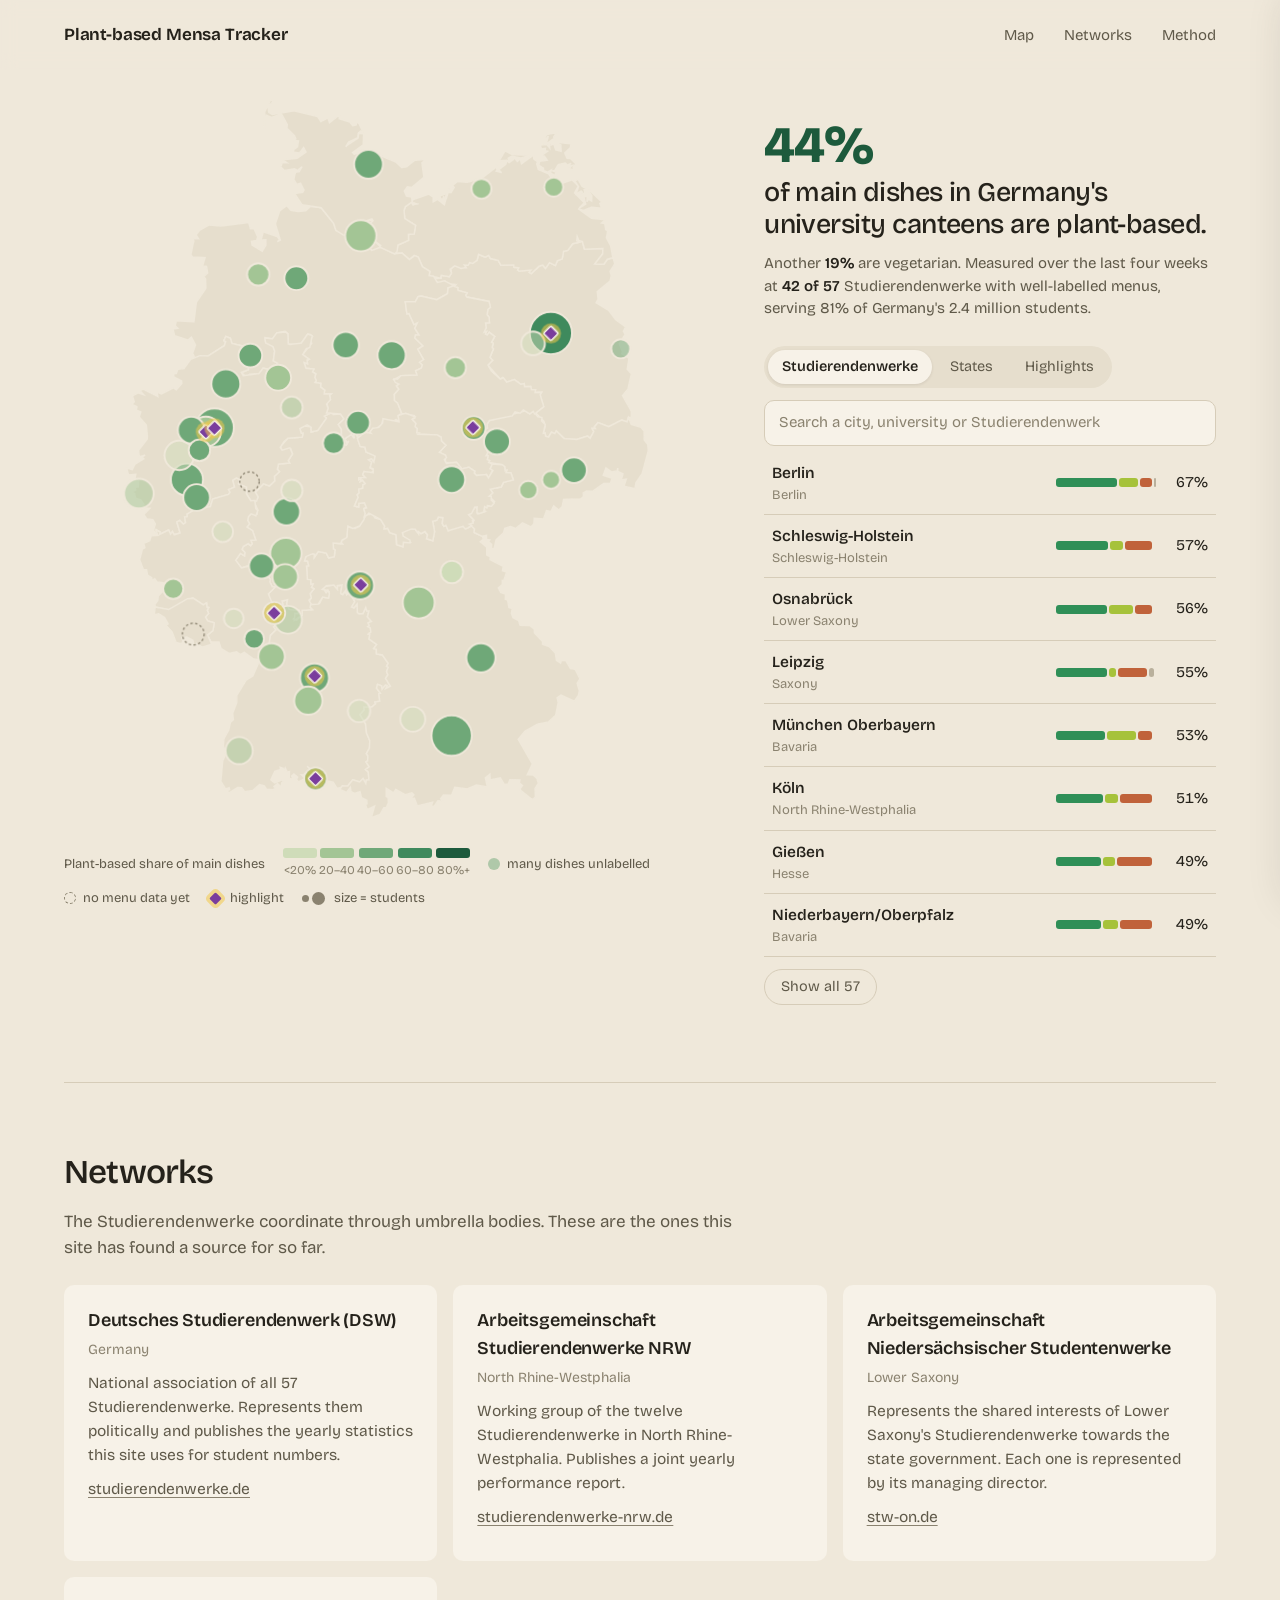
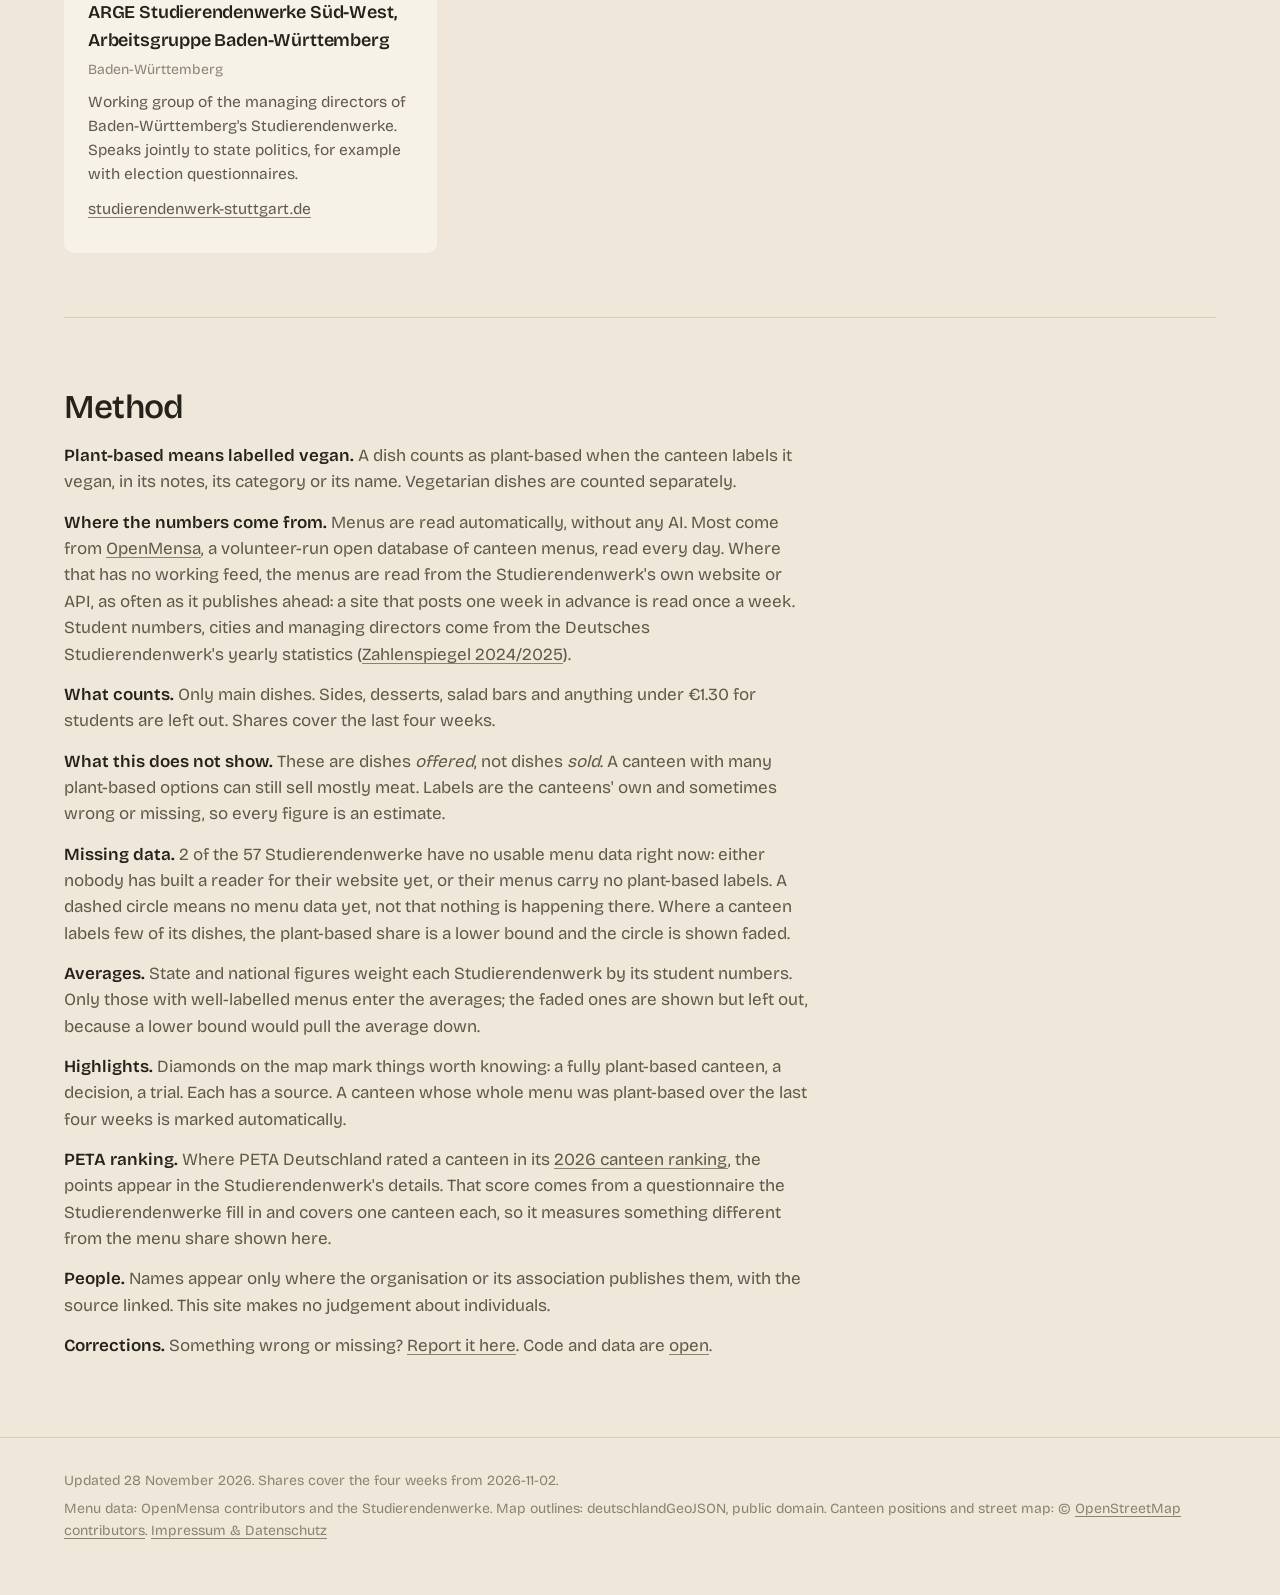
<file: docs/index.html>
<!doctype html>
<html lang="en">
<head>
<meta charset="utf-8">
<meta name="viewport" content="width=device-width, initial-scale=1">
<title>Plant-based Mensa Tracker</title>
<meta name="description" content="How plant-based are Germany's university canteens? A self-updating map of all 57 Studierendenwerke, built on open menu data.">
<link rel="preload" href="fonts/bricolage-grotesque-latin-wght-normal.woff2" as="font" type="font/woff2" crossorigin>
<link rel="icon" href="data:image/svg+xml,%3Csvg xmlns='http://www.w3.org/2000/svg' viewBox='0 0 32 32'%3E%3Crect width='32' height='32' rx='8' fill='%23efe8da'/%3E%3Ccircle cx='16' cy='16' r='9' fill='%232f8f57'/%3E%3C/svg%3E">
<link rel="stylesheet" href="style.css">
</head>
<body>
<header class="top">
  <a class="brand" href="#top">Plant-based Mensa Tracker</a>
  <nav aria-label="Sections">
    <a href="#top">Map</a>
    <a href="#networks">Networks</a>
    <a href="#method">Method</a>
  </nav>
</header>

<main id="top">
  <section class="hero">
    <div class="hero-map">
      <div id="map" class="map" aria-label="Map of Germany's 57 Studierendenwerke"></div>
      <div class="legend" aria-hidden="true">
        <span class="legend-title">Plant-based share of main dishes</span>
        <span class="swatches" id="swatches"></span>
        <span class="key"><i class="dot dot-partial"></i>many dishes unlabelled</span>
        <span class="key"><i class="dot dot-none"></i>no menu data yet</span>
        <span class="key"><i class="mark"></i>highlight</span>
        <span class="key"><i class="dot dot-size"></i>size = students</span>
      </div>
    </div>

    <aside class="panel" aria-label="Explore">
      <h1><span id="hero-num" class="num">–</span> of main dishes in Germany's university canteens are plant-based.</h1>
      <p id="hero-sub" class="lede"></p>

      <div class="tabs" role="tablist" aria-label="What to list">
        <button role="tab" data-tab="sw" aria-selected="true">Studierendenwerke</button>
        <button role="tab" data-tab="states" aria-selected="false">States</button>
        <button role="tab" data-tab="highlights" aria-selected="false">Highlights</button>
      </div>
      <label class="search">
        <span class="visually-hidden">Search</span>
        <input id="q" type="search" placeholder="Search a city, university or Studierendenwerk" autocomplete="off">
      </label>
      <ul id="list" class="list" tabindex="-1"></ul>
      <button id="more" class="more" type="button" hidden></button>
    </aside>
  </section>

  <section id="networks" class="block">
    <h2>Networks</h2>
    <p class="intro">The Studierendenwerke coordinate through umbrella bodies. These are the ones this site has found a source for so far.</p>
    <ul id="umbrella" class="cards"></ul>
  </section>

  <section id="method" class="block prose">
    <h2>Method</h2>
    <p><strong>Plant-based means labelled vegan.</strong> A dish counts as plant-based when the canteen labels it vegan, in its notes, its category or its name. Vegetarian dishes are counted separately.</p>
    <p><strong>Where the numbers come from.</strong> Menus are read automatically, without any AI. Most come from <a href="https://openmensa.org">OpenMensa</a>, a volunteer-run open database of canteen menus, read every day. Where that has no working feed, the menus are read from the Studierendenwerk's own website or API, as often as it publishes ahead: a site that posts one week in advance is read once a week. Student numbers, cities and managing directors come from the Deutsches Studierendenwerk's yearly statistics (<a href="https://www.studierendenwerke.de/fileadmin/user_upload/251124_DSW_Zsp2425_final.pdf">Zahlenspiegel 2024/2025</a>).</p>
    <p><strong>What counts.</strong> Only main dishes. Sides, desserts, salad bars and anything under €1.30 for students are left out. Shares cover the last four weeks.</p>
    <p><strong>What this does not show.</strong> These are dishes <em>offered</em>, not dishes <em>sold</em>. A canteen with many plant-based options can still sell mostly meat. Labels are the canteens' own and sometimes wrong or missing, so every figure is an estimate.</p>
    <p><strong>Missing data.</strong> <span id="method-missing"></span> A dashed circle means no menu data yet, not that nothing is happening there. Where a canteen labels few of its dishes, the plant-based share is a lower bound and the circle is shown faded.</p>
    <p><strong>Averages.</strong> State and national figures weight each Studierendenwerk by its student numbers. Only those with well-labelled menus enter the averages; the faded ones are shown but left out, because a lower bound would pull the average down.</p>
    <p><strong>Highlights.</strong> Diamonds on the map mark things worth knowing: a fully plant-based canteen, a decision, a trial. Each has a source. A canteen whose whole menu was plant-based over the last four weeks is marked automatically.</p>
    <p><strong>PETA ranking.</strong> Where PETA Deutschland rated a canteen in its <a href="https://www.peta.de/veganleben/vegane-mensa/">2026 canteen ranking</a>, the points appear in the Studierendenwerk's details. That score comes from a questionnaire the Studierendenwerke fill in and covers one canteen each, so it measures something different from the menu share shown here.</p>
    <p><strong>People.</strong> Names appear only where the organisation or its association publishes them, with the source linked. This site makes no judgement about individuals.</p>
    <p><strong>Corrections.</strong> Something wrong or missing? <a href="https://github.com/fburgerdev/website-stuwerke/issues/new">Report it here</a>. Code and data are <a href="https://github.com/fburgerdev/website-stuwerke">open</a>.</p>
  </section>
</main>

<footer class="foot">
  <p id="updated"></p>
  <p>Menu data: OpenMensa contributors and the Studierendenwerke. Map outlines: deutschlandGeoJSON, public domain. Canteen positions and street map: © <a href="https://www.openstreetmap.org/copyright">OpenStreetMap contributors</a>. <a href="imprint.html">Impressum &amp; Datenschutz</a></p>
</footer>

<div id="tip" class="tip" role="status" hidden></div>
<div id="scrim" class="scrim" hidden></div>
<aside id="drawer" class="drawer" aria-hidden="true" aria-label="Details" tabindex="-1"></aside>

<script src="app.js" defer></script>
</body>
</html>
</file>
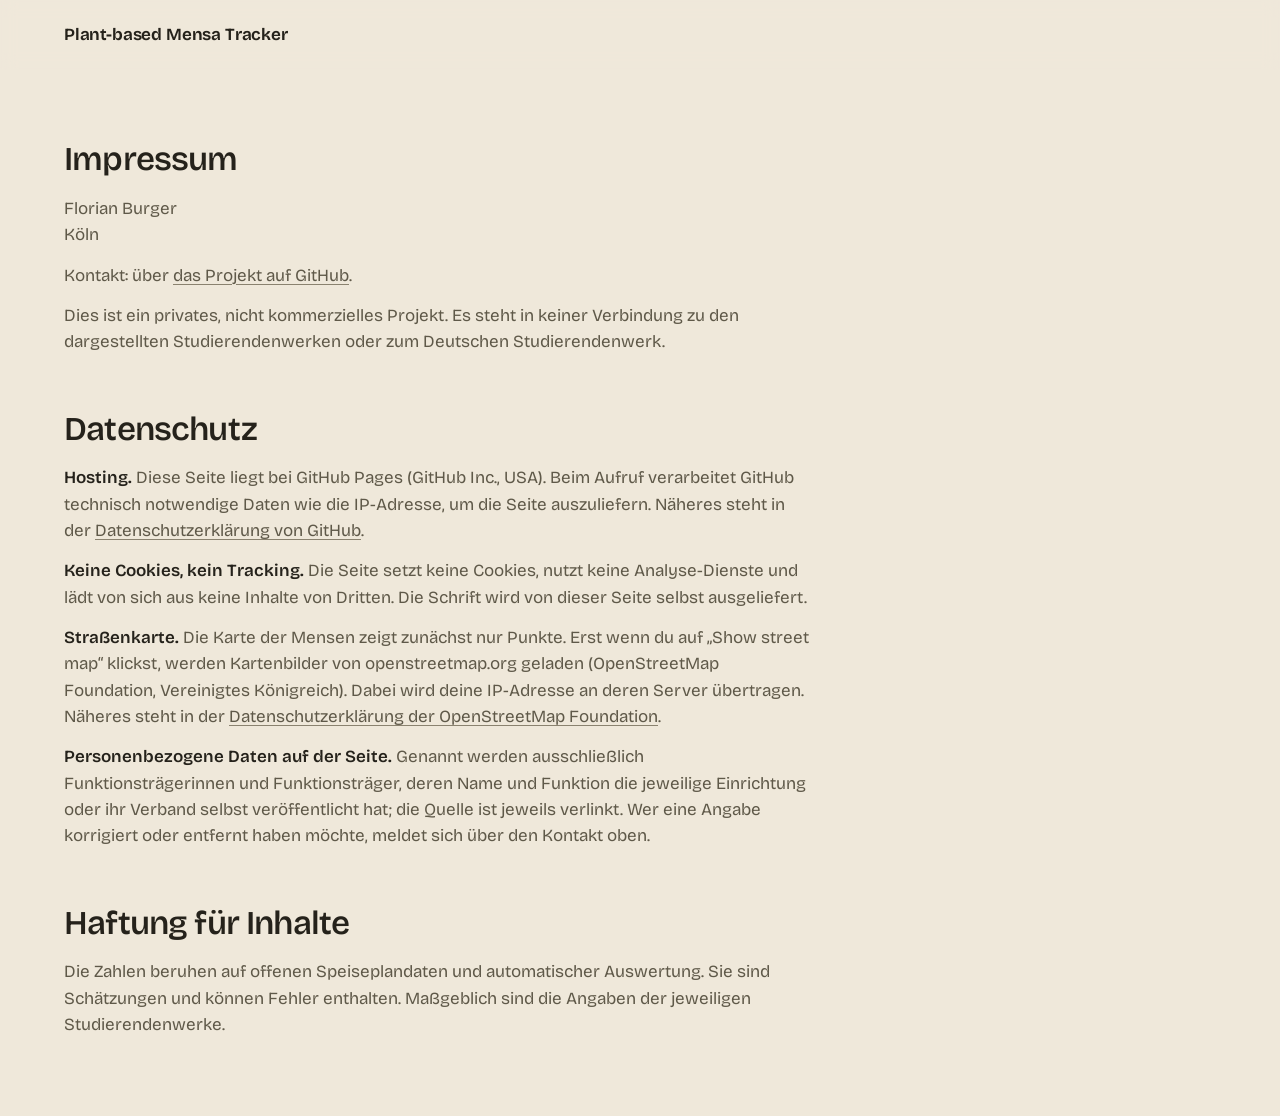
<file: docs/imprint.html>
<!doctype html>
<html lang="de">
<head>
<meta charset="utf-8">
<meta name="viewport" content="width=device-width, initial-scale=1">
<title>Impressum &amp; Datenschutz – Plant-based Mensa Tracker</title>
<meta name="robots" content="noindex">
<link rel="stylesheet" href="style.css">
</head>
<body>
<header class="top"><a class="brand" href="./">Plant-based Mensa Tracker</a></header>
<main>
  <section class="block prose" style="border-top:0">
    <h2>Impressum</h2>
    <p>Florian Burger<br>Köln</p>
    <p>Kontakt: über <a href="https://github.com/fburgerdev/website-stuwerke/issues/new">das Projekt auf GitHub</a>.</p>
    <p>Dies ist ein privates, nicht kommerzielles Projekt. Es steht in keiner Verbindung zu den dargestellten Studierendenwerken oder zum Deutschen Studierendenwerk.</p>

    <h2 style="margin-top:48px">Datenschutz</h2>
    <p><strong>Hosting.</strong> Diese Seite liegt bei GitHub Pages (GitHub Inc., USA). Beim Aufruf verarbeitet GitHub technisch notwendige Daten wie die IP-Adresse, um die Seite auszuliefern. Näheres steht in der <a href="https://docs.github.com/de/site-policy/privacy-policies/github-general-privacy-statement">Datenschutzerklärung von GitHub</a>.</p>
    <p><strong>Keine Cookies, kein Tracking.</strong> Die Seite setzt keine Cookies, nutzt keine Analyse-Dienste und lädt von sich aus keine Inhalte von Dritten. Die Schrift wird von dieser Seite selbst ausgeliefert.</p>
    <p><strong>Straßenkarte.</strong> Die Karte der Mensen zeigt zunächst nur Punkte. Erst wenn du auf „Show street map“ klickst, werden Kartenbilder von openstreetmap.org geladen (OpenStreetMap Foundation, Vereinigtes Königreich). Dabei wird deine IP-Adresse an deren Server übertragen. Näheres steht in der <a href="https://osmfoundation.org/wiki/Privacy_Policy">Datenschutzerklärung der OpenStreetMap Foundation</a>.</p>
    <p><strong>Personenbezogene Daten auf der Seite.</strong> Genannt werden ausschließlich Funktionsträgerinnen und Funktionsträger, deren Name und Funktion die jeweilige Einrichtung oder ihr Verband selbst veröffentlicht hat; die Quelle ist jeweils verlinkt. Wer eine Angabe korrigiert oder entfernt haben möchte, meldet sich über den Kontakt oben.</p>

    <h2 style="margin-top:48px">Haftung für Inhalte</h2>
    <p>Die Zahlen beruhen auf offenen Speiseplandaten und automatischer Auswertung. Sie sind Schätzungen und können Fehler enthalten. Maßgeblich sind die Angaben der jeweiligen Studierendenwerke.</p>
  </section>
</main>
</body>
</html>
</file>
<file: docs/style.css>
@font-face {
  font-family: "Bricolage";
  src: url("fonts/bricolage-grotesque-latin-wght-normal.woff2") format("woff2");
  font-weight: 200 800; font-display: swap;
  unicode-range: U+0000-00FF, U+0131, U+0152-0153, U+02BB-02BC, U+02C6, U+02DA, U+02DC, U+2000-206F, U+20AC, U+2122, U+2191, U+2193, U+2212, U+2215;
}
@font-face {
  font-family: "Bricolage";
  src: url("fonts/bricolage-grotesque-latin-ext-wght-normal.woff2") format("woff2");
  font-weight: 200 800; font-display: swap;
  unicode-range: U+0100-02AF, U+1E00-1EFF, U+2020, U+20A0-20AB, U+20AD-20CF;
}

:root {
  --bg: #efe8da;
  --paper: #f7f2e8;
  --land: #e6decd;
  --line: #d6ccb8;
  --ink: #25221b;
  --soft: #5f5949;
  --mute: #8a826f;
  --g1: #cfdcb9; --g2: #a3c595; --g3: #6fa878; --g4: #3f8a5d; --g5: #1d5a3c;
  --vegan: #2f8f57; --veggie: #a6c23a; --meat: #c0623a; --unl: #b9b09c;
  --up: #1d5a3c; --down: #9a4a2a;
  --hl: #7a3e9d; --glow: #f2c84b;
  --r: 10px;
}
* { box-sizing: border-box; }
html { scroll-behavior: smooth; }
body {
  margin: 0; background: var(--bg); color: var(--ink);
  font: 400 17px/1.55 "Bricolage", ui-sans-serif, system-ui, sans-serif;
  -webkit-font-smoothing: antialiased;
}
a { color: inherit; text-decoration-color: var(--mute); text-underline-offset: 3px; }
a:hover { text-decoration-color: var(--ink); }
:focus-visible { outline: 2px solid var(--ink); outline-offset: 3px; border-radius: 4px; }

.top {
  display: flex; justify-content: space-between; align-items: baseline; gap: 24px;
  padding: 22px clamp(20px, 5vw, 64px); position: sticky; top: 0; z-index: 5;
  background: color-mix(in srgb, var(--bg) 88%, transparent); backdrop-filter: blur(8px);
}
.brand { font-weight: 650; text-decoration: none; letter-spacing: -0.01em; }
.top nav { display: flex; gap: clamp(14px, 2.4vw, 30px); font-size: 15px; }
.top nav a { text-decoration: none; color: var(--soft); }
.top nav a:hover { color: var(--ink); }

main { padding: 0 clamp(20px, 5vw, 64px); max-width: 1320px; margin: 0 auto; }

.hero { display: grid; grid-template-columns: minmax(0, 1fr) minmax(0, 1.05fr); gap: clamp(24px, 5vw, 72px); align-items: start; padding: clamp(24px, 5vw, 56px) 0 clamp(48px, 7vw, 96px); }
h1 { font-size: clamp(34px, 4.6vw, 62px); line-height: 1.04; letter-spacing: -0.035em; font-weight: 500; margin: 0 0 28px; max-width: 13em; }
h1 .num { font-weight: 750; font-variant-numeric: tabular-nums; color: var(--g5); }
.lede { font-size: 18px; color: var(--soft); max-width: 34em; margin: 0 0 40px; }
.lede b { color: var(--ink); font-weight: 600; }
.trend { margin: 0; max-width: 520px; }
.trend figcaption { font-size: 14px; color: var(--mute); margin-bottom: 6px; }

.map svg { width: 100%; height: auto; display: block; overflow: visible; }
.state { fill: var(--land); stroke: var(--bg); stroke-width: 1.5; transition: fill .25s; }
.state.on { fill: #dcd2bd; }
.sw { cursor: pointer; }
.sw circle { stroke: var(--bg); stroke-width: 2; transition: r .2s, stroke .2s; transform-box: fill-box; transform-origin: center; }
.sw.none circle { fill: transparent; stroke: var(--mute); stroke-width: 1.3; stroke-dasharray: 2.5 2.5; }
.sw.partial circle { fill-opacity: .5; }
.sw:hover circle, .sw:focus-visible circle, .sw.on circle { stroke: var(--ink); stroke-width: 2; stroke-dasharray: none; }
.sw:focus-visible { outline: none; }
.map.intro .sw circle { animation: pop .6s cubic-bezier(.2, 1.4, .4, 1) both; animation-delay: calc(var(--i) * 18ms + 150ms); }
@keyframes pop { from { transform: scale(0); opacity: 0; } to { transform: scale(1); opacity: 1; } }

.legend { font-size: 13.5px; color: var(--soft); margin-top: 10px; display: grid; gap: 8px; }
.legend-row { display: flex; flex-wrap: wrap; gap: 8px 20px; align-items: center; }
.swatches { display: inline-flex; gap: 2px; align-items: center; }
.swatches span { display: inline-flex; flex-direction: column; align-items: center; gap: 3px; font-size: 12px; color: var(--mute); }
.swatches i { display: block; width: 44px; height: 10px; border-radius: 3px; }
.key { display: inline-flex; align-items: center; gap: 7px; }
.dot { width: 12px; height: 12px; border-radius: 50%; display: inline-block; background: var(--g3); }
.dot-partial { opacity: .5; }
.dot-none { background: transparent; border: 1.3px dashed var(--mute); }
.dot-size { width: 7px; height: 7px; background: var(--mute); box-shadow: 13px 0 0 3px var(--mute); margin-right: 18px; }

.block { padding: clamp(36px, 5vw, 64px) 0; border-top: 1px solid var(--line); }
.block-head { display: flex; flex-wrap: wrap; justify-content: space-between; align-items: baseline; gap: 12px 24px; margin-bottom: 18px; }
h2 { font-size: clamp(24px, 2.6vw, 34px); letter-spacing: -0.025em; font-weight: 560; margin: 0 0 10px; }
.block-head h2 { margin: 0; }
.intro { color: var(--soft); max-width: 40em; margin: 0 0 24px; }
.sort { display: flex; flex-wrap: wrap; gap: 6px; align-items: center; font-size: 14.5px; color: var(--mute); }
.sort span { margin-right: 4px; }
.sort button { font: inherit; color: var(--soft); background: transparent; border: 1px solid var(--line); border-radius: 99px; padding: 5px 13px; cursor: pointer; transition: background .15s, color .15s; }
.sort button:hover { color: var(--ink); border-color: var(--mute); }
.sort button[aria-pressed="true"] { background: var(--ink); color: var(--bg); border-color: var(--ink); }

.table-wrap { overflow-x: auto; }
table.data { width: 100%; border-collapse: collapse; font-size: 15.5px; font-variant-numeric: tabular-nums; }
.data th { text-align: left; font-weight: 500; color: var(--mute); font-size: 13.5px; padding: 8px 12px 8px 0; border-bottom: 1px solid var(--line); white-space: nowrap; }
.data td { padding: 11px 12px 11px 0; border-bottom: 1px solid var(--line); vertical-align: middle; }
.data .r { text-align: right; }
.data tbody tr { transition: background .15s; }
.data tbody tr.click { cursor: pointer; }
.data tbody tr.click:hover, .data tbody tr.on { background: var(--paper); }
.data td.name { font-weight: 560; min-width: 11em; }
.data td.name small { display: block; font-weight: 400; color: var(--mute); font-size: 13.5px; }
.data td.barcell { width: 34%; min-width: 180px; }
.nodata { color: var(--mute); font-size: 14px; }
.chg { white-space: nowrap; font-weight: 560; }
.chg.up { color: var(--up); } .chg.down { color: var(--down); } .chg.flat { color: var(--mute); font-weight: 400; }

.bar { display: flex; gap: 2px; height: 12px; width: 100%; }
.bar i { display: block; height: 100%; border-radius: 3px; min-width: 2px; transition: flex-basis .7s cubic-bezier(.2, .8, .2, 1); }
.bar .v { background: var(--vegan); } .bar .g { background: var(--veggie); } .bar .m { background: var(--meat); } .bar .u { background: var(--unl); }
.bar.big { height: 22px; }
.barkey { display: flex; flex-wrap: wrap; gap: 6px 18px; font-size: 14px; color: var(--soft); margin-top: 10px; }
.barkey span { display: inline-flex; align-items: center; gap: 6px; }
.barkey i { width: 10px; height: 10px; border-radius: 3px; display: inline-block; }
.barkey b { color: var(--ink); font-weight: 600; }

.cards { list-style: none; padding: 0; margin: 0; display: grid; grid-template-columns: repeat(auto-fit, minmax(300px, 1fr)); gap: 16px; }
.cards li { background: var(--paper); border-radius: var(--r); padding: 22px 24px; }
.cards h3 { margin: 0 0 4px; font-size: 18px; font-weight: 600; letter-spacing: -0.01em; }
.cards .scope { color: var(--mute); font-size: 14px; margin: 0 0 10px; }
.cards p { margin: 0 0 10px; color: var(--soft); font-size: 15.5px; }

.prose p { max-width: 44em; color: var(--soft); margin: 0 0 14px; }
.prose strong { color: var(--ink); font-weight: 600; }

.foot { padding: 32px clamp(20px, 5vw, 64px) 48px; color: var(--mute); font-size: 14px; max-width: 1320px; margin: 0 auto; border-top: 1px solid var(--line); }
.foot p { margin: 0 0 6px; }

.tip { position: fixed; z-index: 30; pointer-events: none; background: var(--ink); color: var(--bg); border-radius: 8px; padding: 10px 13px; font-size: 14px; line-height: 1.4; max-width: 300px; box-shadow: 0 6px 24px rgba(37, 34, 27, .22); }
.tip b { font-weight: 600; display: block; }
.tip span { color: #cfc7b4; display: block; }
.tip .big { font-size: 20px; font-weight: 650; color: #fff; margin-top: 4px; }

.scrim { position: fixed; inset: 0; background: rgba(37, 34, 27, .28); z-index: 10; opacity: 0; transition: opacity .3s; }
.scrim.show { opacity: 1; }
.drawer { position: fixed; top: 0; right: 0; bottom: 0; width: min(520px, 100vw); background: var(--paper); z-index: 20; overflow-y: auto; padding: 28px clamp(20px, 4vw, 36px) 48px; transform: translateX(104%); transition: transform .38s cubic-bezier(.2, .8, .2, 1); box-shadow: -12px 0 40px rgba(37, 34, 27, .14); }
.drawer.open { transform: none; }
.drawer .close { position: sticky; top: 0; float: right; font: inherit; font-size: 14.5px; background: var(--bg); border: 0; border-radius: 99px; padding: 6px 14px; cursor: pointer; color: var(--soft); }
.drawer h2 { font-size: 28px; line-height: 1.1; margin: 6px 0 4px; max-width: 12em; }
.drawer .where { color: var(--mute); margin: 0 0 22px; font-size: 15px; }
.drawer h3 { font-size: 14px; font-weight: 500; color: var(--mute); margin: 30px 0 10px; }
.drawer .bignum { font-size: 46px; font-weight: 700; letter-spacing: -0.03em; line-height: 1; color: var(--g5); }
.drawer .bignum small { font-size: 15px; font-weight: 400; color: var(--soft); letter-spacing: 0; margin-left: 8px; }
.drawer .note { background: var(--bg); border-radius: 8px; padding: 12px 14px; font-size: 14.5px; color: var(--soft); margin: 14px 0 0; }
.drawer ul { list-style: none; padding: 0; margin: 0; }
.drawer .rows li { display: grid; grid-template-columns: 1fr 96px 44px; gap: 12px; align-items: center; padding: 7px 0; border-bottom: 1px solid var(--line); font-size: 14.5px; }
.drawer .rows li span:last-child { text-align: right; font-variant-numeric: tabular-nums; }
.drawer .plain li { padding: 7px 0; border-bottom: 1px solid var(--line); font-size: 15px; }
.drawer .plain small { color: var(--mute); display: block; font-size: 13.5px; }
.drawer .tags { display: flex; flex-wrap: wrap; gap: 6px; }
.drawer .tags span { background: var(--bg); border-radius: 99px; padding: 3px 11px; font-size: 14px; color: var(--soft); }
.drawer .facts { display: grid; grid-template-columns: 1fr 1fr; gap: 14px; margin-top: 4px; }
.drawer .facts div { background: var(--bg); border-radius: 8px; padding: 12px 14px; }
.drawer .facts b { display: block; font-size: 21px; font-weight: 650; letter-spacing: -0.02em; }
.drawer .facts span { font-size: 13.5px; color: var(--mute); }
.drawer .empty { color: var(--mute); font-size: 14.5px; }

.chart svg { width: 100%; height: auto; display: block; overflow: visible; }
.chart .grid { stroke: var(--line); stroke-width: 1; }
.chart .axis { fill: var(--mute); font-size: 11.5px; }
.chart .ln { fill: none; stroke: var(--vegan); stroke-width: 2; stroke-linejoin: round; stroke-linecap: round; }
.chart .ln.draw { stroke-dasharray: var(--len); stroke-dashoffset: var(--len); animation: draw 1.4s .5s cubic-bezier(.3, .7, .2, 1) forwards; }
@keyframes draw { to { stroke-dashoffset: 0; } }
.chart .pt { fill: var(--vegan); stroke: var(--bg); stroke-width: 2; }
.chart .cross { stroke: var(--mute); stroke-width: 1; }
.chart .endlab { fill: var(--ink); font-size: 13px; font-weight: 600; }

@media (max-width: 880px) {
  .hero { grid-template-columns: 1fr; }
  .hero-map { order: -1; max-width: 520px; }
  .top nav a:nth-child(3) { display: none; }
  .top nav a { white-space: nowrap; }
  .top { align-items: center; }
  .brand { font-size: 15.5px; line-height: 1.2; }
  .data td.barcell { min-width: 120px; }
  .hide-s { display: none; }
}
@media (prefers-reduced-motion: reduce) {
  *, *::before, *::after { animation: none !important; transition: none !important; }
  html { scroll-behavior: auto; }
}

/* ---------- v2 layout: the map leads, a compact panel sits beside it ---------- */
.visually-hidden { position: absolute; width: 1px; height: 1px; overflow: hidden; clip-path: inset(50%); white-space: nowrap; }
.hero { grid-template-columns: minmax(0, 1.45fr) minmax(320px, 1fr); gap: clamp(20px, 3.5vw, 56px); padding: clamp(8px, 2vw, 24px) 0 clamp(40px, 6vw, 80px); }
.hero-map { order: 0; position: sticky; top: 72px; }
.map svg { max-height: calc(100vh - 170px); }
.panel { padding-top: clamp(8px, 2vw, 28px); min-width: 0; }
h1 { font-size: clamp(22px, 2.1vw, 29px); line-height: 1.18; letter-spacing: -0.02em; font-weight: 500; margin: 0 0 12px; max-width: 19em; }
h1 .num { font-size: 1.9em; font-weight: 750; letter-spacing: -0.04em; display: block; line-height: 1; margin-bottom: 6px; }
.lede { font-size: 15px; line-height: 1.5; margin: 0 0 26px; max-width: 36em; }

.state { cursor: pointer; outline: none; }
.state.sel { fill: #d3c8b0; }
.state:focus-visible { stroke: var(--ink); stroke-width: 2; }
.hl { cursor: pointer; outline: none; }
.hl rect { fill: var(--hl); stroke: var(--paper); stroke-width: 1.6; transition: fill .15s; }
.hl .halo { fill: var(--glow); fill-opacity: .55; transition: fill-opacity .15s, r .15s; }
.hl:hover .halo, .hl:focus-visible .halo { fill-opacity: .95; r: 13; }
.hl:hover rect, .hl:focus-visible rect { fill: #5c2a7c; }
.map.intro .hl rect, .map.intro .hl .halo { animation: fadein .5s both; animation-delay: calc(var(--i) * 70ms + 1500ms); }
@keyframes fadein { from { opacity: 0; } to { opacity: 1; } }

.legend { display: flex; flex-wrap: wrap; gap: 8px 18px; align-items: center; font-size: 13px; margin-top: 12px; }
.legend-title { color: var(--soft); }
.swatches i { width: 34px; }
.mark { width: 9px; height: 9px; background: var(--hl); box-shadow: 0 0 0 3.5px color-mix(in srgb, var(--glow) 55%, transparent); transform: rotate(45deg); display: inline-block; border-radius: 1.5px; flex: none; margin: 0 3px; }

.tabs { display: flex; gap: 4px; background: var(--land); border-radius: 99px; padding: 4px; width: fit-content; max-width: 100%; }
.tabs button { font: inherit; font-size: 14.5px; border: 0; background: transparent; color: var(--soft); padding: 6px 14px; border-radius: 99px; cursor: pointer; transition: background .2s, color .2s; white-space: nowrap; }
.tabs button:hover { color: var(--ink); }
.tabs button[aria-selected="true"] { background: var(--paper); color: var(--ink); font-weight: 560; box-shadow: 0 1px 3px rgba(37, 34, 27, .1); }
.search { display: block; margin: 12px 0 6px; }
.search input { width: 100%; font: inherit; font-size: 15px; color: var(--ink); background: var(--paper); border: 1px solid var(--line); border-radius: 10px; padding: 10px 14px; }
.search input::placeholder { color: var(--mute); }
.search input:focus { outline: 2px solid var(--ink); outline-offset: 1px; border-color: transparent; }

.list { list-style: none; padding: 0; margin: 0; }
.list li { border-bottom: 1px solid var(--line); }
.list button { all: unset; box-sizing: border-box; display: grid; grid-template-columns: minmax(0, 1fr) 92px 48px; gap: 12px; align-items: center; width: 100%; padding: 9px 8px; cursor: pointer; border-radius: 8px; transition: background .15s; }
.list button:hover, .list button:focus-visible { background: var(--paper); }
.list button:focus-visible { outline: 2px solid var(--ink); outline-offset: -2px; }
.list .nm { font-weight: 560; font-size: 15.5px; overflow: hidden; text-overflow: ellipsis; white-space: nowrap; }
.list .nm small { display: block; font-weight: 400; font-size: 13px; color: var(--mute); overflow: hidden; text-overflow: ellipsis; }
.list .val { text-align: right; font-variant-numeric: tabular-nums; font-size: 15px; white-space: nowrap; }
.list .bar { height: 9px; }
.list .nodata { font-size: 12.5px; color: var(--mute); white-space: nowrap; }
.list .empty { padding: 16px 8px; color: var(--mute); border: 0; }
.list .hlrow { grid-template-columns: 16px minmax(0, 1fr); align-items: start; }
.list .hlrow .mark { margin-top: 7px; }
.list .hlrow .nm { white-space: normal; }
.list .hlrow em { display: block; font-style: normal; font-weight: 400; font-size: 14px; color: var(--soft); margin-top: 3px; line-height: 1.4; }
.more { font: inherit; font-size: 14.5px; margin-top: 12px; background: transparent; border: 1px solid var(--line); border-radius: 99px; padding: 6px 16px; color: var(--soft); cursor: pointer; }
.more:hover { color: var(--ink); border-color: var(--mute); }

.drawer .link { all: unset; cursor: pointer; text-decoration: underline; text-decoration-color: var(--mute); text-underline-offset: 3px; }
.drawer .link:hover { color: var(--ink); }
.drawer .list.in button { grid-template-columns: minmax(0, 1fr) 84px 48px; padding: 9px 4px; }
.drawer .list.in button:hover { background: var(--bg); }
.drawer .cards { grid-template-columns: 1fr; }
.drawer .cards li { background: var(--bg); padding: 16px 18px; }
.hlbox { display: flex; gap: 12px; align-items: flex-start; background: var(--bg); border-radius: 8px; padding: 12px 14px; margin-top: 12px; }
.hlbox .mark { margin-top: 7px; }
.hlbox b { font-weight: 600; }
.hlbox p { margin: 2px 0 0; font-size: 14.5px; color: var(--soft); }
.drawer .facts { margin-top: 14px; }
.cmap { background: var(--bg); border-radius: 8px; padding: 6px 10px 10px; }
.cmap svg { width: 100%; height: auto; display: block; border-radius: 6px; }
.cmap image { filter: grayscale(1) sepia(.3) contrast(.88) brightness(1.05); opacity: .92; }
.cmap.street { padding: 6px 6px 8px; }
.cmap p { padding: 6px 4px 0; }
.cmap p { margin: 0; font-size: 12.5px; color: var(--mute); }
.cdot { stroke: var(--paper); stroke-width: 2; cursor: default; transition: r .15s; }
.cdot:hover { r: 9; stroke: var(--ink); }
.osm { font-size: 12.5px; color: var(--mute); margin-left: 4px; }
.drawer .rows li { grid-template-columns: minmax(0, 1fr) 84px 44px; }

@media (max-width: 880px) {
  .hero { grid-template-columns: 1fr; }
  .hero-map { position: static; max-width: 560px; }
  .map svg { max-height: none; }
  .top nav a:nth-child(3) { display: inline; }
}
</file>
